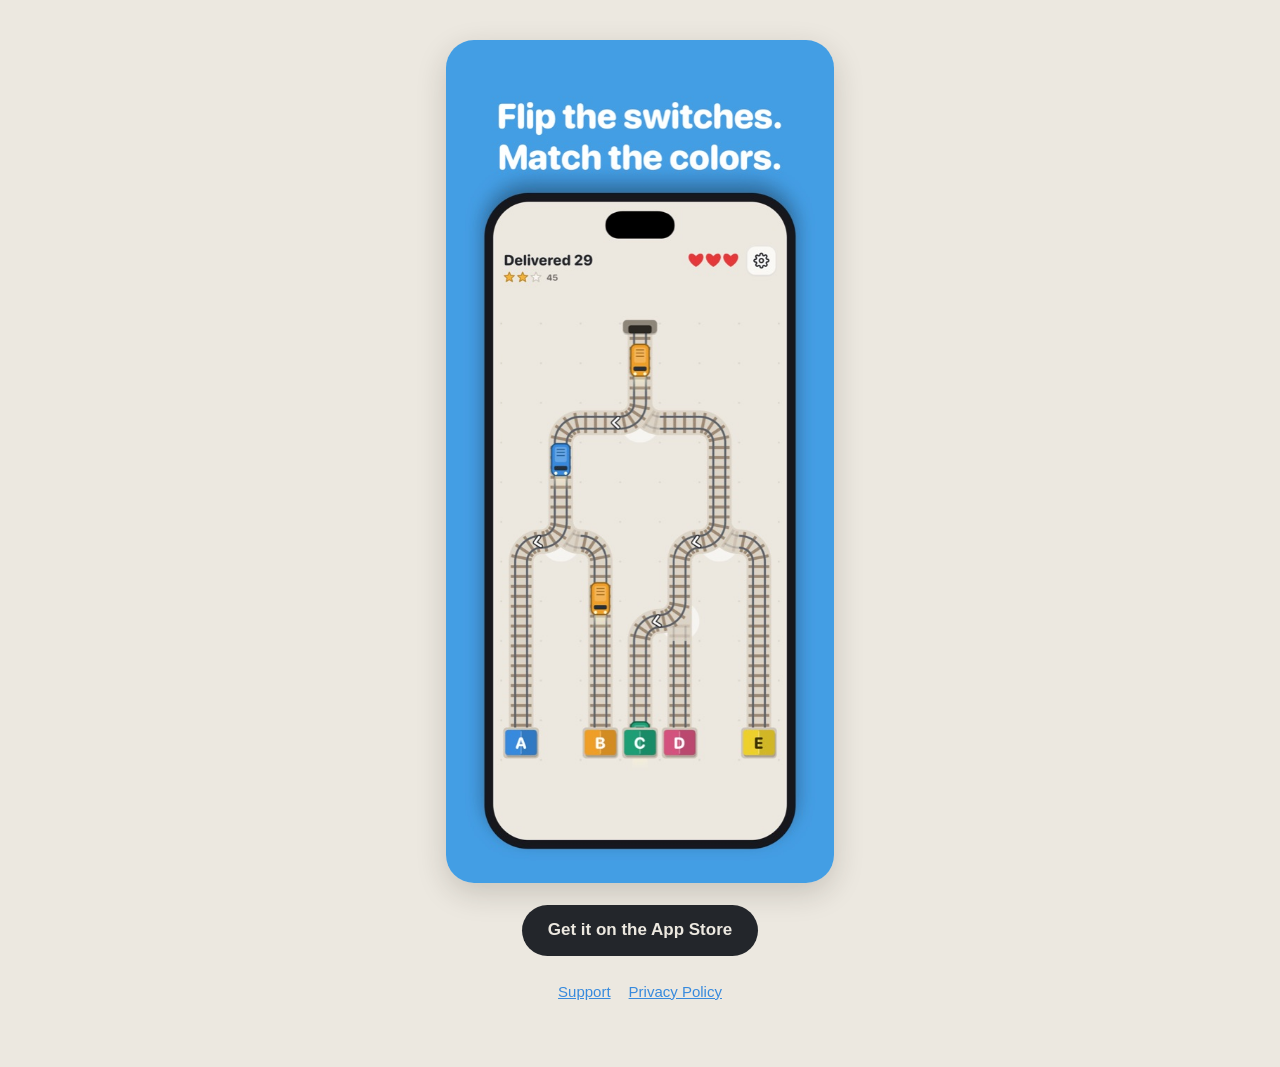
<file: index.html>
<!doctype html>
<html lang="en">
<head>
<meta charset="utf-8">
<meta name="viewport" content="width=device-width, initial-scale=1">
<title>Train Chains</title>
<meta name="description" content="Train Chains, a switch puzzle for iPhone. Available on the App Store.">
<link rel="stylesheet" href="style.css">
</head>
<body class="home">
<main>
  <a class="store-link" href="https://apps.apple.com/app/id6819001678" aria-label="Get Train Chains on the App Store">
    <img src="hero.jpg" alt="Train Chains on the App Store" width="552" height="1200">
    <span class="store-button">Get it on the App Store</span>
  </a>
  <nav>
    <a href="support.html">Support</a>
    <a href="privacy.html">Privacy Policy</a>
  </nav>
</main>
</body>
</html>
</file>
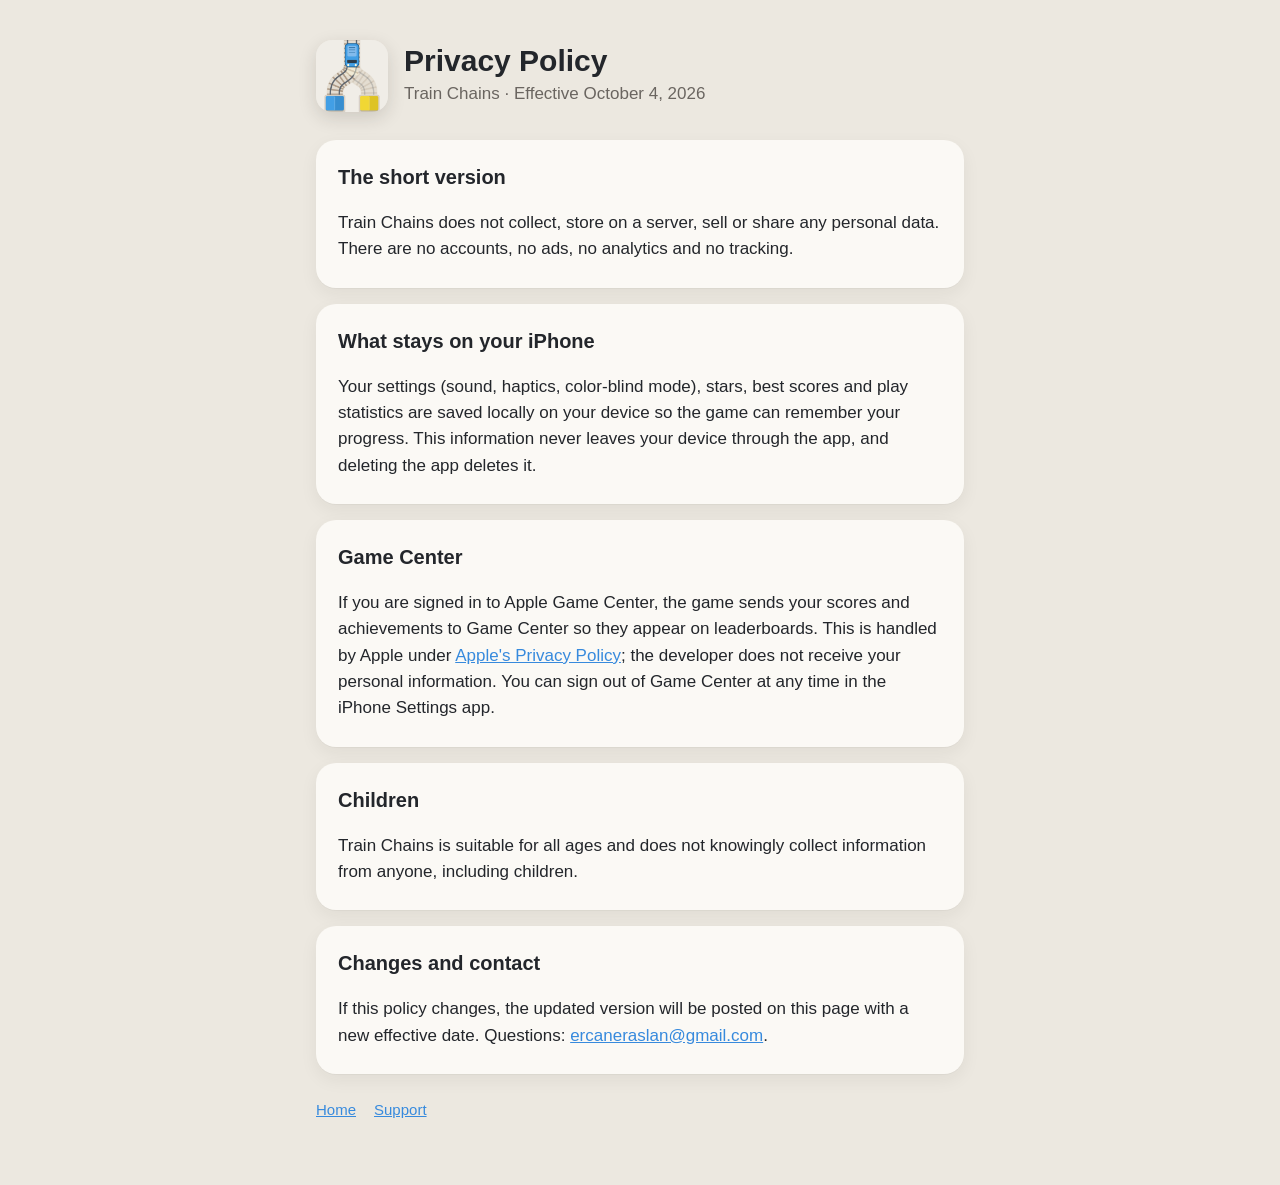
<file: privacy.html>
<!doctype html>
<html lang="en">
<head>
<meta charset="utf-8">
<meta name="viewport" content="width=device-width, initial-scale=1">
<title>Train Chains – Privacy Policy</title>
<link rel="stylesheet" href="style.css">
</head>
<body>
<main>
  <header>
    <img src="icon.png" alt="Train Chains app icon">
    <div>
      <h1>Privacy Policy</h1>
      <p>Train Chains · Effective October 4, 2026</p>
    </div>
  </header>

  <section class="card">
    <h2>The short version</h2>
    <p>Train Chains does not collect, store on a server, sell or share any personal data. There are no accounts, no ads, no analytics and no tracking.</p>
  </section>

  <section class="card">
    <h2>What stays on your iPhone</h2>
    <p>Your settings (sound, haptics, color-blind mode), stars, best scores and play statistics are saved locally on your device so the game can remember your progress. This information never leaves your device through the app, and deleting the app deletes it.</p>
  </section>

  <section class="card">
    <h2>Game Center</h2>
    <p>If you are signed in to Apple Game Center, the game sends your scores and achievements to Game Center so they appear on leaderboards. This is handled by Apple under <a href="https://www.apple.com/legal/privacy/">Apple's Privacy Policy</a>; the developer does not receive your personal information. You can sign out of Game Center at any time in the iPhone Settings app.</p>
  </section>

  <section class="card">
    <h2>Children</h2>
    <p>Train Chains is suitable for all ages and does not knowingly collect information from anyone, including children.</p>
  </section>

  <section class="card">
    <h2>Changes and contact</h2>
    <p>If this policy changes, the updated version will be posted on this page with a new effective date. Questions: <a href="mailto:ercaneraslan@gmail.com">ercaneraslan@gmail.com</a>.</p>
  </section>

  <nav>
    <a href="./">Home</a>
    <a href="support.html">Support</a>
  </nav>
</main>
</body>
</html>
</file>
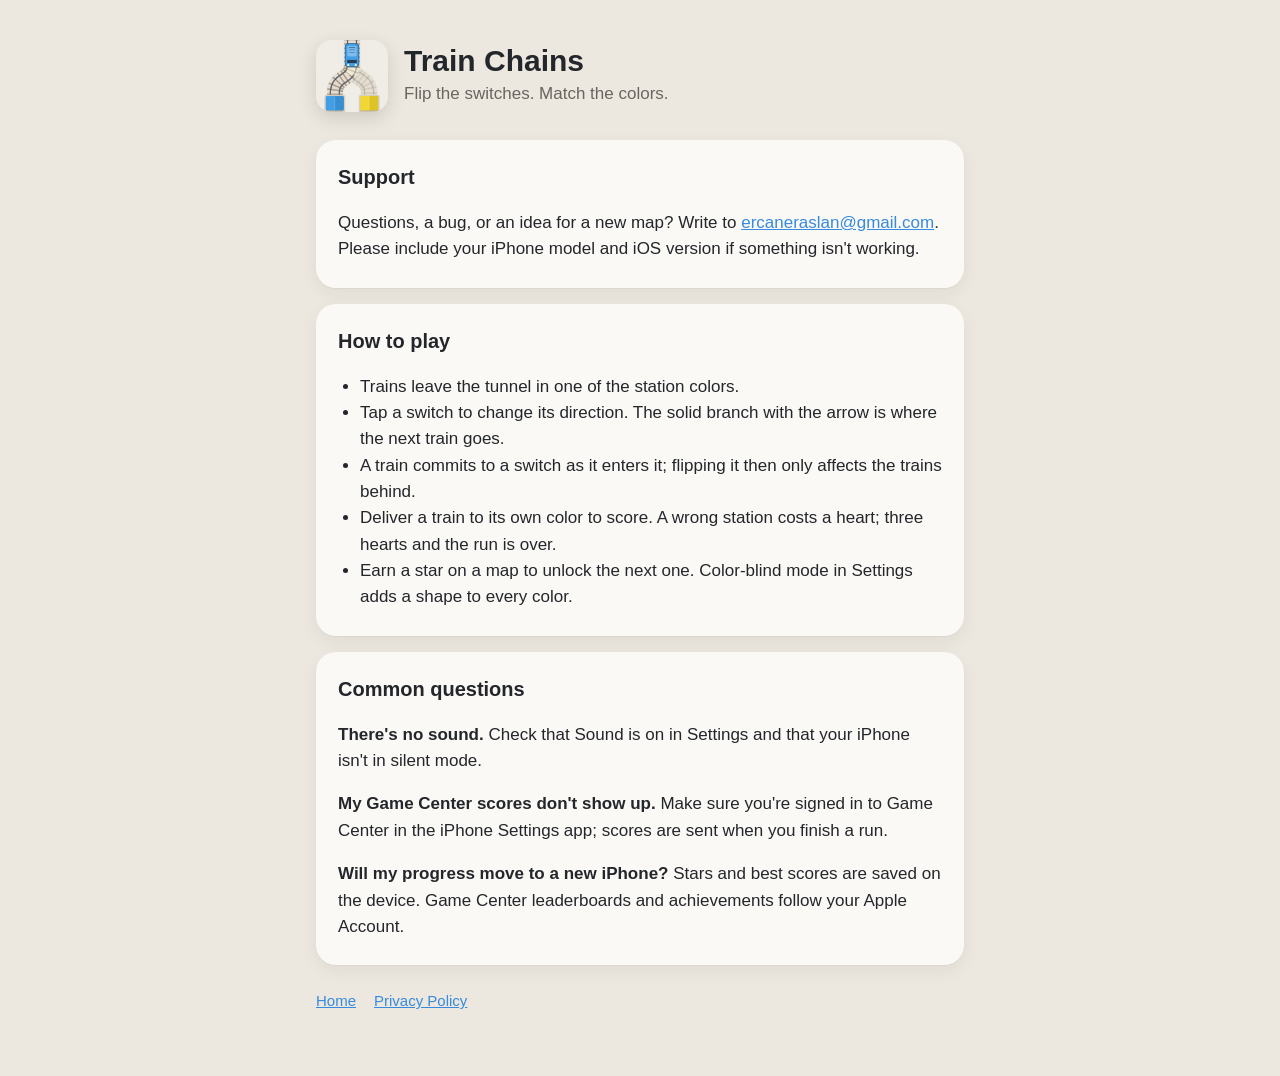
<file: support.html>
<!doctype html>
<html lang="en">
<head>
<meta charset="utf-8">
<meta name="viewport" content="width=device-width, initial-scale=1">
<title>Train Chains – Support</title>
<meta name="description" content="Support for Train Chains, a calm-but-tense switch puzzle for iPhone.">
<link rel="stylesheet" href="style.css">
</head>
<body>
<main>
  <header>
    <img src="icon.png" alt="Train Chains app icon">
    <div>
      <h1>Train Chains</h1>
      <p>Flip the switches. Match the colors.</p>
    </div>
  </header>

  <section class="card">
    <h2>Support</h2>
    <p>Questions, a bug, or an idea for a new map? Write to
      <a href="mailto:ercaneraslan@gmail.com">ercaneraslan@gmail.com</a>. Please include your iPhone model and iOS version if something isn't working.</p>
  </section>

  <section class="card">
    <h2>How to play</h2>
    <ul>
      <li>Trains leave the tunnel in one of the station colors.</li>
      <li>Tap a switch to change its direction. The solid branch with the arrow is where the next train goes.</li>
      <li>A train commits to a switch as it enters it; flipping it then only affects the trains behind.</li>
      <li>Deliver a train to its own color to score. A wrong station costs a heart; three hearts and the run is over.</li>
      <li>Earn a star on a map to unlock the next one. Color-blind mode in Settings adds a shape to every color.</li>
    </ul>
  </section>

  <section class="card">
    <h2>Common questions</h2>
    <p><strong>There's no sound.</strong> Check that Sound is on in Settings and that your iPhone isn't in silent mode.</p>
    <p><strong>My Game Center scores don't show up.</strong> Make sure you're signed in to Game Center in the iPhone Settings app; scores are sent when you finish a run.</p>
    <p><strong>Will my progress move to a new iPhone?</strong> Stars and best scores are saved on the device. Game Center leaderboards and achievements follow your Apple Account.</p>
  </section>

  <nav>
    <a href="./">Home</a>
    <a href="privacy.html">Privacy Policy</a>
  </nav>
</main>
</body>
</html>
</file>
<file: style.css>
:root {
  --bg: #ECE8E0;
  --card: #FBF9F5;
  --ink: #23262B;
  --muted: #6A6560;
  --line: #E2DBCF;
  --blue: #378ADD;
  --font: ui-rounded, "SF Pro Rounded", -apple-system, BlinkMacSystemFont, "Helvetica Neue", Arial, sans-serif;
}
@media (prefers-color-scheme: dark) {
  :root { --bg: #1C1D20; --card: #26282C; --ink: #F1EEE8; --muted: #A8A39B; --line: #34363B; --blue: #6AAAF0; }
}
* { box-sizing: border-box; }
body { margin: 0; background: var(--bg); color: var(--ink); font: 17px/1.55 var(--font); -webkit-text-size-adjust: 100%; }
main { max-width: 680px; margin: 0 auto; padding: 40px 16px 64px; }
header { display: flex; align-items: center; gap: 16px; margin-bottom: 28px; }
header img { width: 72px; height: 72px; border-radius: 16px; box-shadow: 0 6px 18px rgba(40, 32, 24, 0.15); }
header h1 { margin: 0; font-size: 30px; line-height: 1.1; }
header p { margin: 4px 0 0; color: var(--muted); }
.card { background: var(--card); border-radius: 20px; padding: 22px 22px 8px; margin-bottom: 16px; box-shadow: 0 1px 0 rgba(0, 0, 0, 0.03), 0 6px 18px rgba(40, 32, 24, 0.06); }
h2 { margin: 0 0 10px; font-size: 20px; }
p, li { color: var(--ink); }
ul { padding-left: 22px; }
a { color: var(--blue); }
nav { display: flex; gap: 18px; margin-top: 24px; color: var(--muted); font-size: 15px; }
.muted { color: var(--muted); font-size: 15px; }
.home main { max-width: 420px; text-align: center; }
.store-link { display: block; text-decoration: none; }
.store-link img { display: block; width: 100%; height: auto; border-radius: 28px; box-shadow: 0 10px 30px rgba(40, 32, 24, 0.18); }
.store-button { display: inline-block; margin-top: 22px; padding: 12px 26px; border-radius: 999px; background: var(--ink); color: var(--bg); font-weight: 600; }
.home nav { justify-content: center; }
</file>
